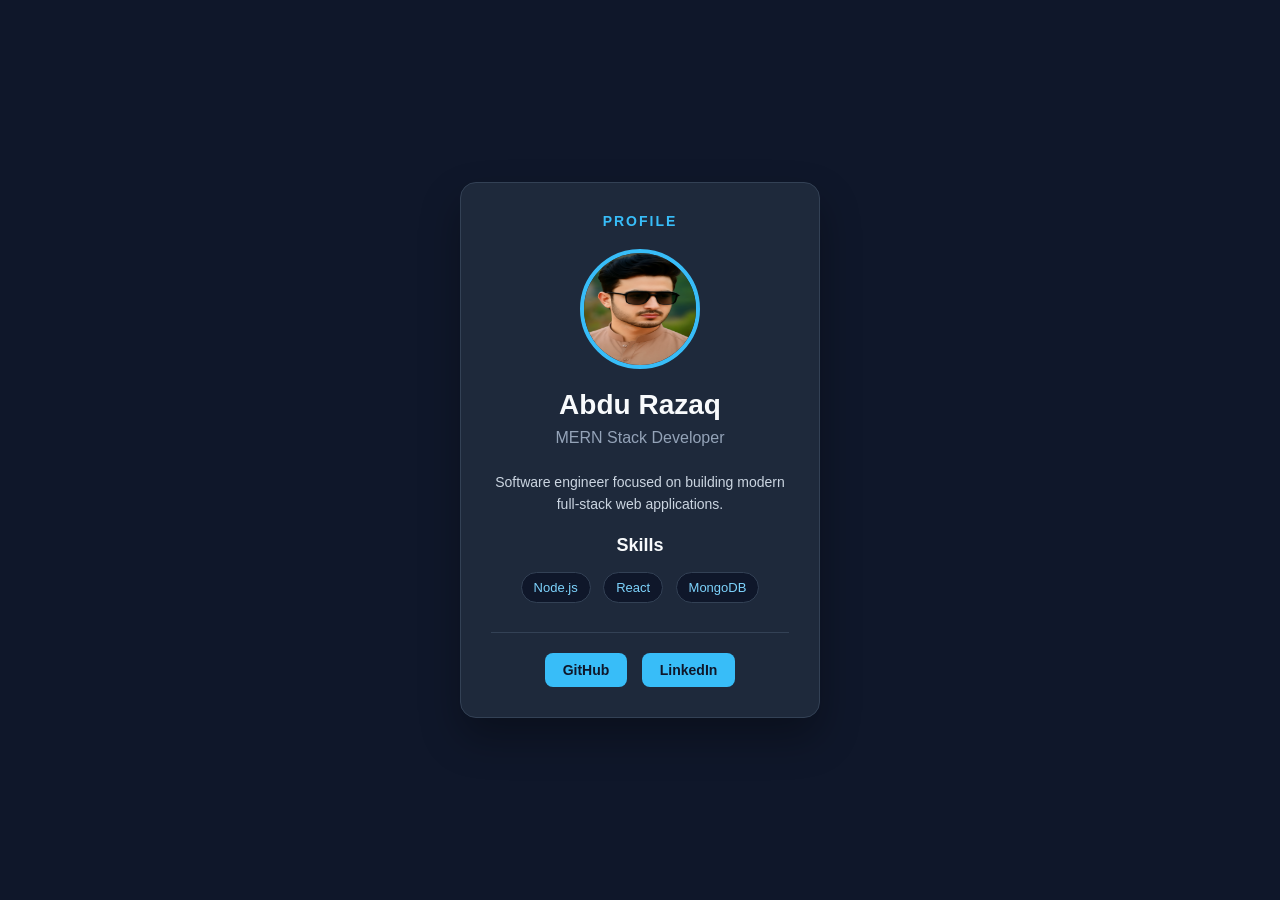
<file: 1.Personal Profile Card/index.html>
<!DOCTYPE html>
<html lang="en">
  <head>
    <meta charset="UTF-8" />
    <meta http-equiv="X-UA-Compatible" content="IE=edge" />
    <meta name="viewport" content="width=device-width, initial-scale=1.0" />
    <meta
      name="description"
      content="Personal profile card of Abdu Razaq, MERN Stack Developer"
    />
    <title>Profile Card</title>
    <link rel="stylesheet" href="style.css" />
  </head>
  <body>
    <main>
      <article class="profile-card">
        <!-- HEADER  -->

        <header class="profile-header">
          <span class="profile-label">PROFILE</span>
          <img
            class="profile-image"
            src="/1.Personal Profile Card/assets/img.png"
            alt="Profile photo of Abdu Razaq"
          />
          <h1>Abdu Razaq</h1>
          <p class="role">MERN Stack Developer</p>
        </header>

        <!-- SECTION -->

        <section class="profile-content">
          <p class="description">
            Software engineer focused on building modern full-stack web
            applications.
          </p>

          <h2>Skills</h2>

          <ul class="skills">
            <li><span>Node.js</span></li>
            <li><span>React</span></li>
            <li><span>MongoDB</span></li>
          </ul>
        </section>

        <!-- FOOTER  -->

        <footer class="profile-footer">
          <a
            href="https://github.com/"
            target="_blank"
            rel="noopener noreferrer"
          >
            GitHub
          </a>

          <a
            href="https://linkedin.com/"
            target="_blank"
            rel="noopener noreferrer"
          >
            LinkedIn
          </a>
        </footer>
      </article>
    </main>
  </body>
</html>
</file>
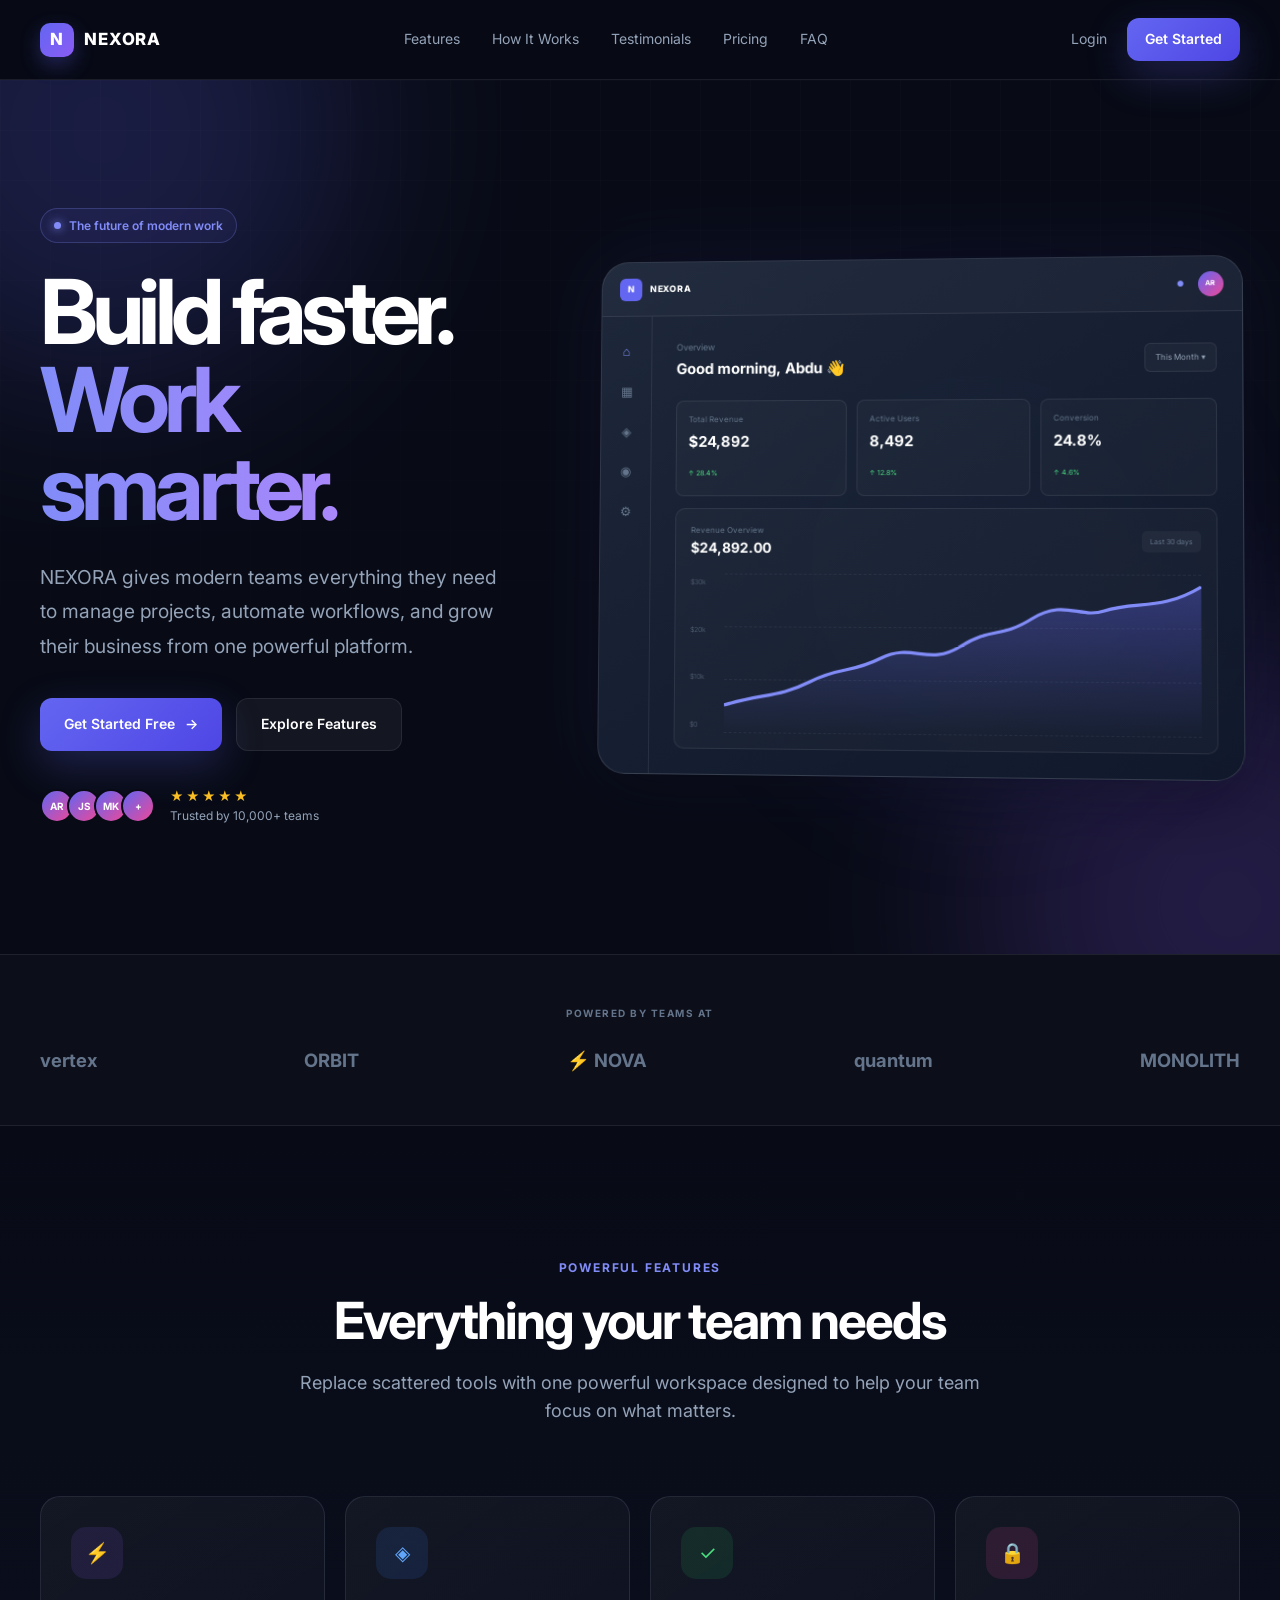
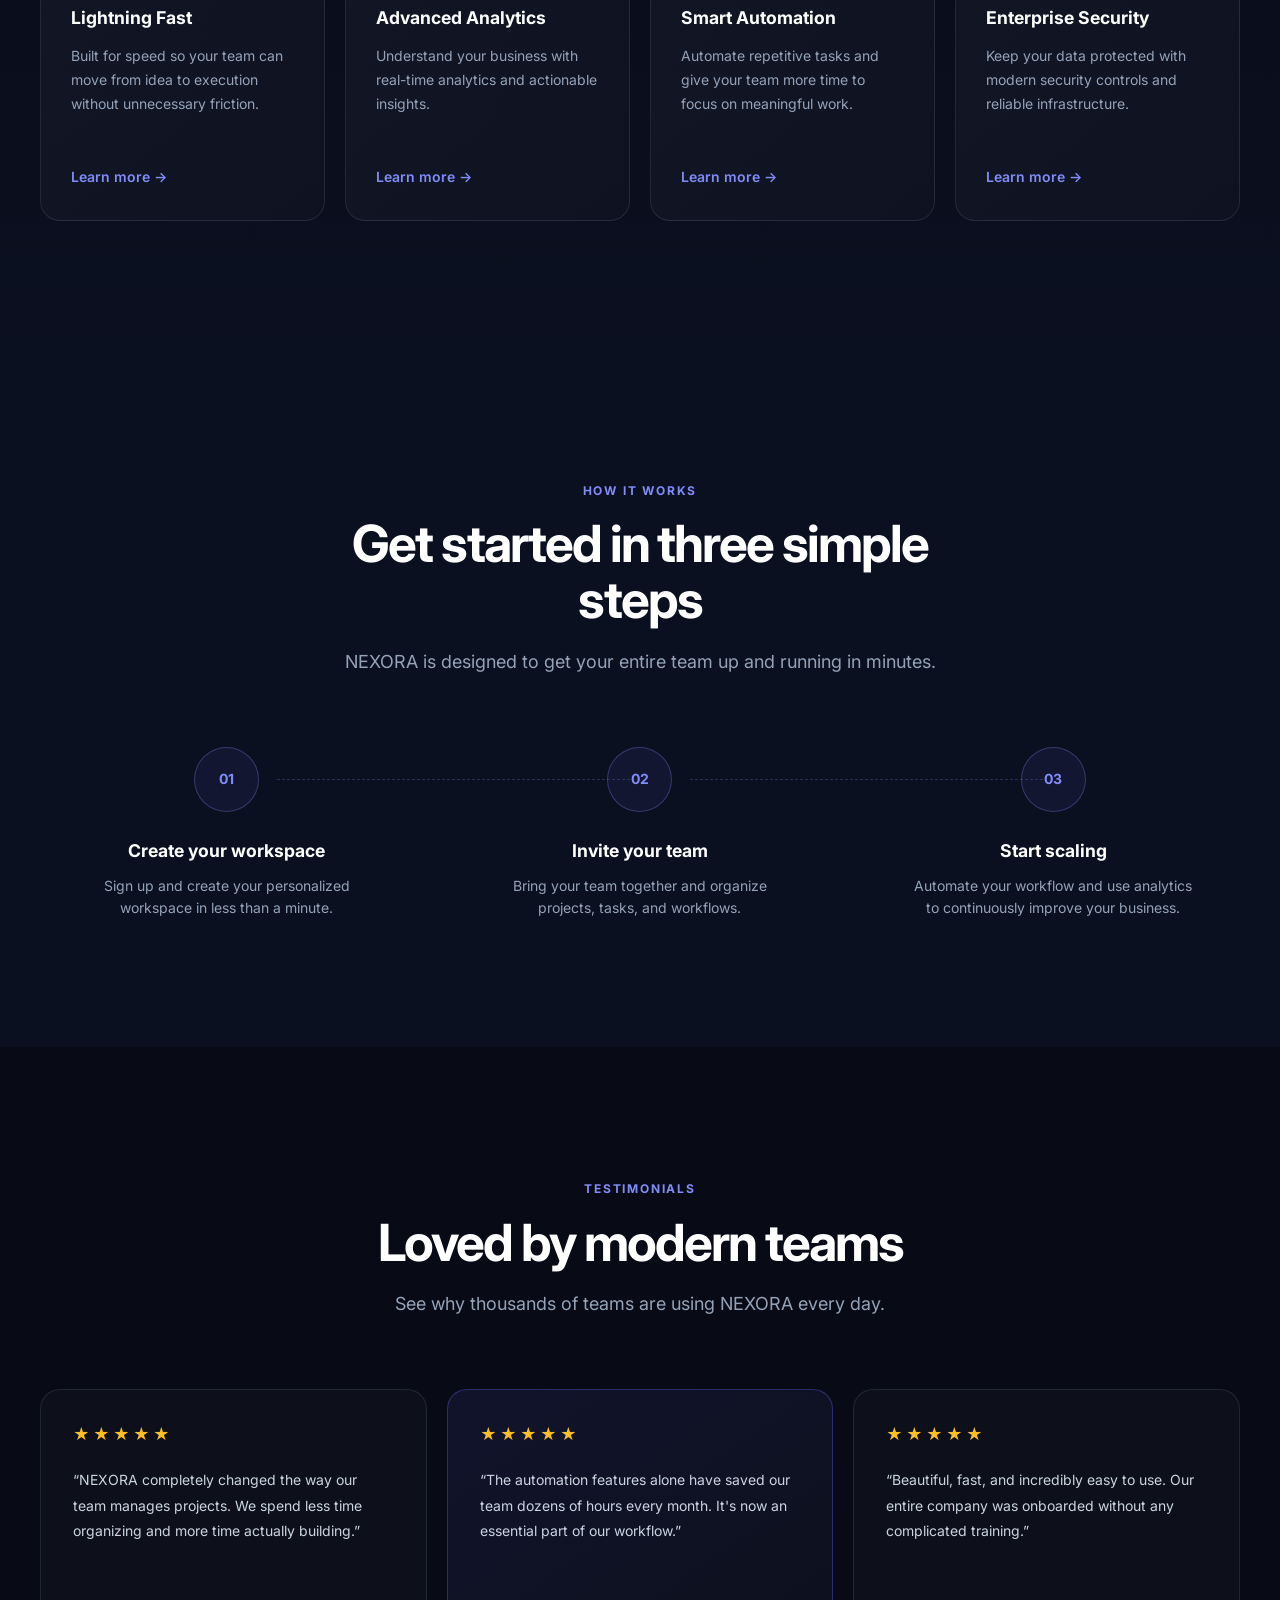
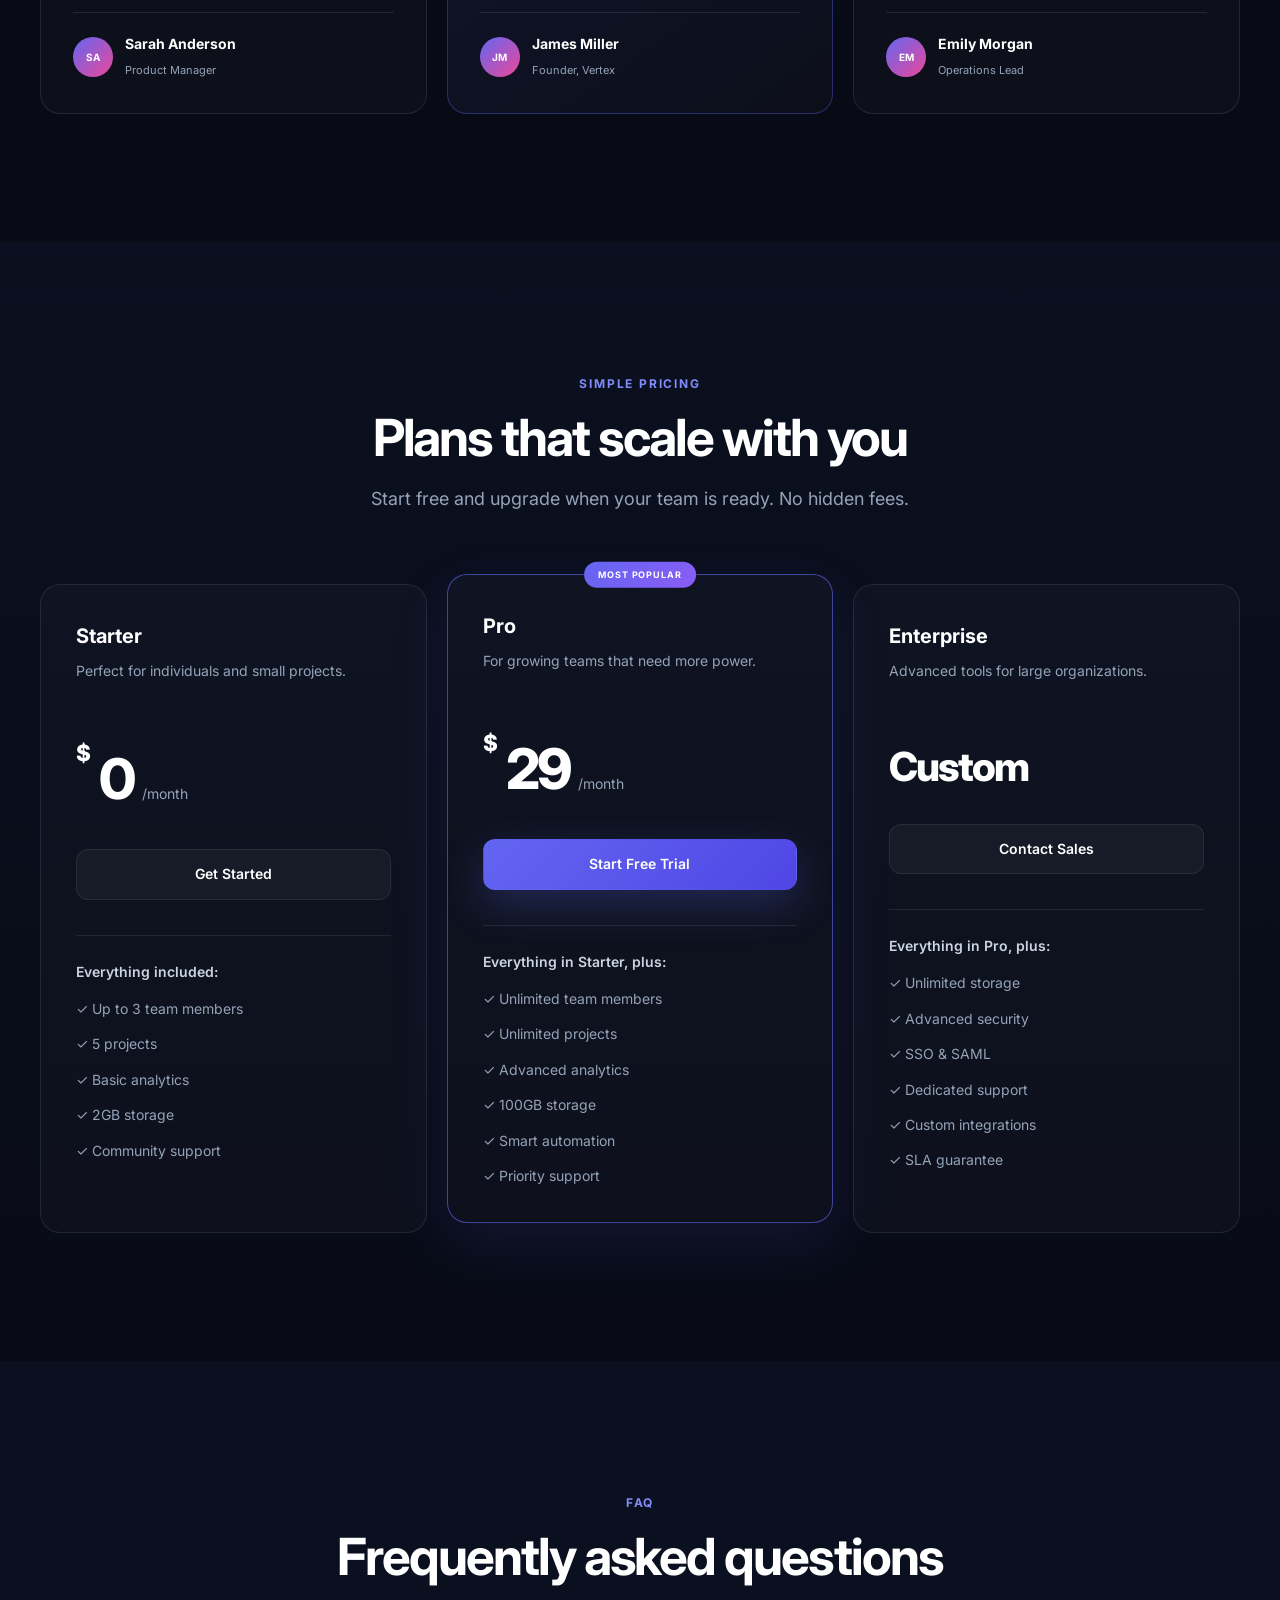
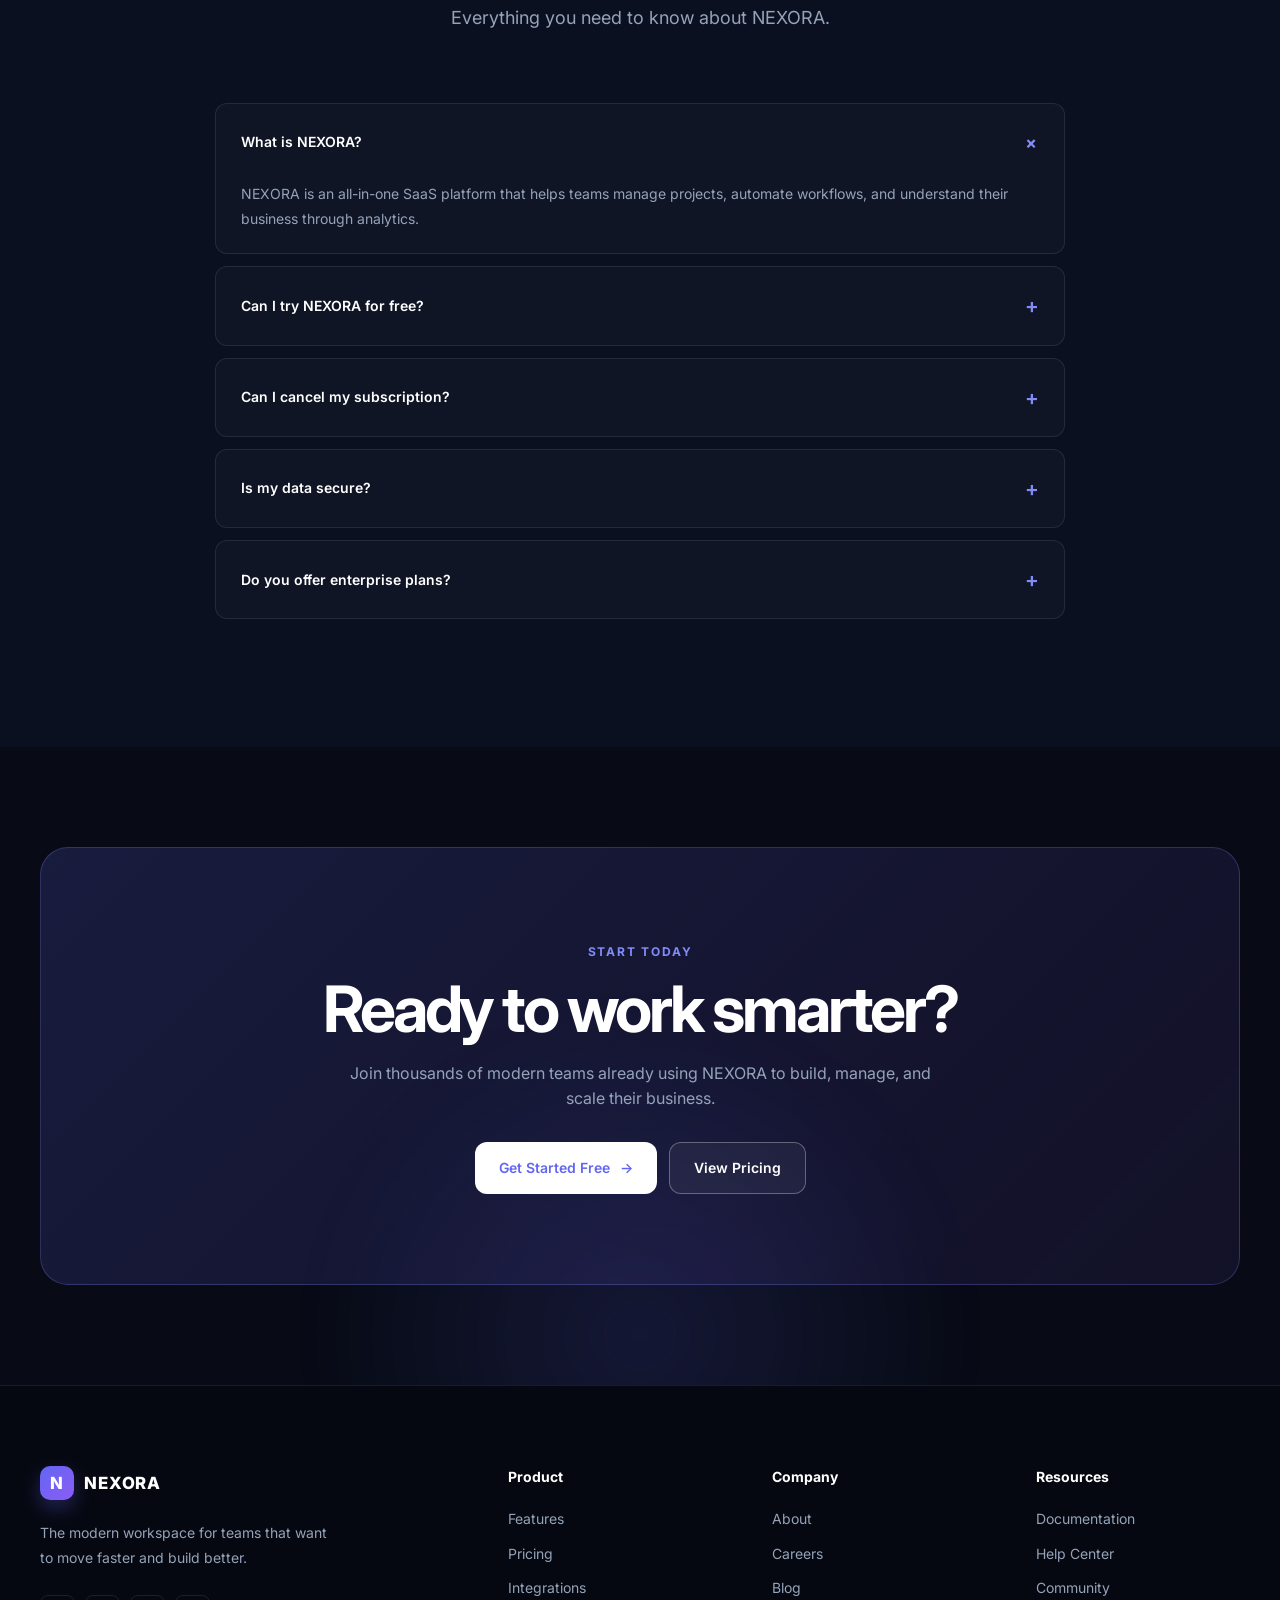
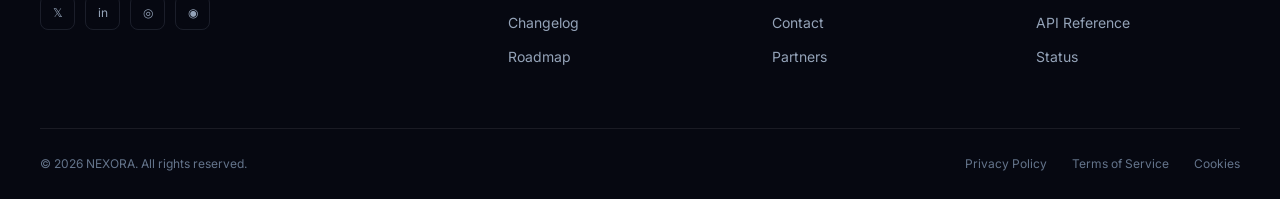
<file: 5. saas-landing-page/index.html>
<!DOCTYPE html>
<html lang="en">
  <head>
    <meta charset="UTF-8" />
    <meta name="viewport" content="width=device-width, initial-scale=1.0" />

    <meta
      name="description"
      content="NEXORA is a modern SaaS platform that helps teams work faster, smarter, and better."
    />

    <title>NEXORA — Work Smarter. Scale Faster.</title>

    <link rel="preconnect" href="https://fonts.googleapis.com" />
    <link rel="preconnect" href="https://fonts.gstatic.com" crossorigin />

    <link
      href="https://fonts.googleapis.com/css2?family=Inter:wght@400;500;600;700;800&display=swap"
      rel="stylesheet"
    />

    <link rel="stylesheet" href="css/style.css" />
  </head>

  <body>
    <!-- =========================
         NAVBAR
    ========================== -->

    <header class="navbar">
      <div class="container navbar-container">
        <a href="#" class="logo">
          <span class="logo-icon">N</span>
          <span>NEXORA</span>
        </a>

        <nav class="nav-links">
          <a href="#features">Features</a>
          <a href="#how-it-works">How It Works</a>
          <a href="#testimonials">Testimonials</a>
          <a href="#pricing">Pricing</a>
          <a href="#faq">FAQ</a>
        </nav>

        <div class="nav-actions">
          <a href="#" class="login-link">Login</a>
          <a href="#pricing" class="btn btn-primary btn-small"> Get Started </a>
        </div>
      </div>
    </header>

    <main>
      <!-- =========================
             HERO
        ========================== -->

      <section class="hero">
        <div class="hero-grid"></div>

        <div class="hero-glow hero-glow-one"></div>
        <div class="hero-glow hero-glow-two"></div>

        <div class="container hero-container">
          <div class="hero-content">
            <div class="hero-badge">
              <span class="badge-dot"></span>
              The future of modern work
            </div>

            <h1>
              Build faster.
              <span>Work smarter.</span>
            </h1>

            <p class="hero-description">
              NEXORA gives modern teams everything they need to manage projects,
              automate workflows, and grow their business from one powerful
              platform.
            </p>

            <div class="hero-buttons">
              <a href="#pricing" class="btn btn-primary">
                Get Started Free
                <span>→</span>
              </a>

              <a href="#features" class="btn btn-secondary">
                Explore Features
              </a>
            </div>

            <div class="hero-trust">
              <div class="avatars">
                <span>AR</span>
                <span>JS</span>
                <span>MK</span>
                <span>+</span>
              </div>

              <div>
                <div class="stars">★★★★★</div>
                <p>Trusted by 10,000+ teams</p>
              </div>
            </div>
          </div>

          <!-- Dashboard Preview -->

          <div class="dashboard-wrapper">
            <div class="dashboard-glow"></div>

            <div class="dashboard">
              <div class="dashboard-topbar">
                <div class="dashboard-brand">
                  <span class="mini-logo">N</span>
                  <span>NEXORA</span>
                </div>

                <div class="dashboard-top-actions">
                  <span class="notification">●</span>
                  <span class="dashboard-avatar">AR</span>
                </div>
              </div>

              <div class="dashboard-body">
                <aside class="dashboard-sidebar">
                  <span class="sidebar-active">⌂</span>
                  <span>▦</span>
                  <span>◈</span>
                  <span>◉</span>
                  <span>⚙</span>
                </aside>

                <div class="dashboard-main">
                  <div class="dashboard-heading">
                    <div>
                      <p class="small-label">Overview</p>

                      <h3>Good morning, Abdu 👋</h3>
                    </div>

                    <button class="date-button">This Month ▾</button>
                  </div>

                  <div class="stats-grid">
                    <div class="stat-card">
                      <p>Total Revenue</p>
                      <h4>$24,892</h4>
                      <span class="positive"> ↑ 28.4% </span>
                    </div>

                    <div class="stat-card">
                      <p>Active Users</p>
                      <h4>8,492</h4>
                      <span class="positive"> ↑ 12.8% </span>
                    </div>

                    <div class="stat-card">
                      <p>Conversion</p>
                      <h4>24.8%</h4>
                      <span class="positive"> ↑ 4.6% </span>
                    </div>
                  </div>

                  <div class="chart-card">
                    <div class="chart-header">
                      <div>
                        <p>Revenue Overview</p>
                        <h4>$24,892.00</h4>
                      </div>

                      <span class="chart-period"> Last 30 days </span>
                    </div>

                    <div class="chart">
                      <div class="chart-y">
                        <span>$30k</span>
                        <span>$20k</span>
                        <span>$10k</span>
                        <span>$0</span>
                      </div>

                      <div class="chart-area">
                        <div class="chart-lines">
                          <span></span>
                          <span></span>
                          <span></span>
                          <span></span>
                        </div>

                        <svg
                          class="chart-svg"
                          viewBox="0 0 600 200"
                          preserveAspectRatio="none"
                        >
                          <defs>
                            <linearGradient
                              id="chartGradient"
                              x1="0"
                              y1="0"
                              x2="0"
                              y2="1"
                            >
                              <stop
                                offset="0%"
                                stop-color="#6366f1"
                                stop-opacity="0.35"
                              />

                              <stop
                                offset="100%"
                                stop-color="#6366f1"
                                stop-opacity="0"
                              />
                            </linearGradient>
                          </defs>

                          <path
                            d="M0,165
                                                       C50,150 70,155 110,135
                                                       C150,115 160,125 200,105
                                                       C240,85 260,115 300,90
                                                       C340,65 350,80 390,55
                                                       C430,30 450,55 480,45
                                                       C520,32 550,45 600,15
                                                       L600,200
                                                       L0,200 Z"
                            fill="url(#chartGradient)"
                          />

                          <path
                            d="M0,165
                                                       C50,150 70,155 110,135
                                                       C150,115 160,125 200,105
                                                       C240,85 260,115 300,90
                                                       C340,65 350,80 390,55
                                                       C430,30 450,55 480,45
                                                       C520,32 550,45 600,15"
                            fill="none"
                            stroke="#818cf8"
                            stroke-width="4"
                          />
                        </svg>
                      </div>
                    </div>
                  </div>
                </div>
              </div>
            </div>
          </div>
        </div>
      </section>

      <!-- =========================
             LOGOS
        ========================== -->

      <section class="trusted">
        <div class="container">
          <p class="trusted-title">POWERED BY TEAMS AT</p>

          <div class="company-logos">
            <span>vertex</span>
            <span>ORBIT</span>
            <span>⚡ NOVA</span>
            <span>quantum</span>
            <span>MONOLITH</span>
          </div>
        </div>
      </section>

      <!-- =========================
             FEATURES
        ========================== -->

      <section class="section features-section" id="features">
        <div class="container">
          <div class="section-heading">
            <span class="section-label"> POWERFUL FEATURES </span>

            <h2>Everything your team needs</h2>

            <p>
              Replace scattered tools with one powerful workspace designed to
              help your team focus on what matters.
            </p>
          </div>

          <div class="features-grid">
            <article class="feature-card">
              <div class="feature-icon purple">⚡</div>

              <h3>Lightning Fast</h3>

              <p>
                Built for speed so your team can move from idea to execution
                without unnecessary friction.
              </p>

              <a href="#"> Learn more → </a>
            </article>

            <article class="feature-card">
              <div class="feature-icon blue">◈</div>

              <h3>Advanced Analytics</h3>

              <p>
                Understand your business with real-time analytics and actionable
                insights.
              </p>

              <a href="#"> Learn more → </a>
            </article>

            <article class="feature-card">
              <div class="feature-icon green">✓</div>

              <h3>Smart Automation</h3>

              <p>
                Automate repetitive tasks and give your team more time to focus
                on meaningful work.
              </p>

              <a href="#"> Learn more → </a>
            </article>

            <article class="feature-card">
              <div class="feature-icon pink">🔒</div>

              <h3>Enterprise Security</h3>

              <p>
                Keep your data protected with modern security controls and
                reliable infrastructure.
              </p>

              <a href="#"> Learn more → </a>
            </article>
          </div>
        </div>
      </section>

      <!-- =========================
             HOW IT WORKS
        ========================== -->

      <section class="section how-section" id="how-it-works">
        <div class="container">
          <div class="section-heading">
            <span class="section-label"> HOW IT WORKS </span>

            <h2>Get started in three simple steps</h2>

            <p>
              NEXORA is designed to get your entire team up and running in
              minutes.
            </p>
          </div>

          <div class="steps">
            <div class="step">
              <div class="step-number">01</div>

              <div class="step-line"></div>

              <h3>Create your workspace</h3>

              <p>
                Sign up and create your personalized workspace in less than a
                minute.
              </p>
            </div>

            <div class="step">
              <div class="step-number">02</div>

              <div class="step-line"></div>

              <h3>Invite your team</h3>

              <p>
                Bring your team together and organize projects, tasks, and
                workflows.
              </p>
            </div>

            <div class="step">
              <div class="step-number">03</div>

              <h3>Start scaling</h3>

              <p>
                Automate your workflow and use analytics to continuously improve
                your business.
              </p>
            </div>
          </div>
        </div>
      </section>

      <!-- =========================
             TESTIMONIALS
        ========================== -->

      <section class="section testimonials-section" id="testimonials">
        <div class="container">
          <div class="section-heading">
            <span class="section-label"> TESTIMONIALS </span>

            <h2>Loved by modern teams</h2>

            <p>See why thousands of teams are using NEXORA every day.</p>
          </div>

          <div class="testimonials-grid">
            <article class="testimonial-card">
              <div class="testimonial-stars">★★★★★</div>

              <blockquote>
                “NEXORA completely changed the way our team manages projects. We
                spend less time organizing and more time actually building.”
              </blockquote>

              <div class="testimonial-user">
                <div class="testimonial-avatar">SA</div>

                <div>
                  <strong>Sarah Anderson</strong>
                  <span>Product Manager</span>
                </div>
              </div>
            </article>

            <article class="testimonial-card featured-testimonial">
              <div class="testimonial-stars">★★★★★</div>

              <blockquote>
                “The automation features alone have saved our team dozens of
                hours every month. It's now an essential part of our workflow.”
              </blockquote>

              <div class="testimonial-user">
                <div class="testimonial-avatar">JM</div>

                <div>
                  <strong>James Miller</strong>
                  <span>Founder, Vertex</span>
                </div>
              </div>
            </article>

            <article class="testimonial-card">
              <div class="testimonial-stars">★★★★★</div>

              <blockquote>
                “Beautiful, fast, and incredibly easy to use. Our entire company
                was onboarded without any complicated training.”
              </blockquote>

              <div class="testimonial-user">
                <div class="testimonial-avatar">EM</div>

                <div>
                  <strong>Emily Morgan</strong>
                  <span>Operations Lead</span>
                </div>
              </div>
            </article>
          </div>
        </div>
      </section>

      <!-- =========================
             PRICING
        ========================== -->

      <section class="section pricing-section" id="pricing">
        <div class="container">
          <div class="section-heading">
            <span class="section-label"> SIMPLE PRICING </span>

            <h2>Plans that scale with you</h2>

            <p>
              Start free and upgrade when your team is ready. No hidden fees.
            </p>
          </div>

          <div class="pricing-grid">
            <!-- FREE -->

            <article class="pricing-card">
              <div class="pricing-header">
                <span class="pricing-name"> Starter </span>

                <p>Perfect for individuals and small projects.</p>

                <div class="price">
                  <span class="price-currency">$</span>
                  0
                  <span class="price-period"> /month </span>
                </div>

                <a href="#" class="pricing-button"> Get Started </a>
              </div>

              <div class="pricing-features">
                <p class="included">Everything included:</p>

                <ul>
                  <li>✓ Up to 3 team members</li>
                  <li>✓ 5 projects</li>
                  <li>✓ Basic analytics</li>
                  <li>✓ 2GB storage</li>
                  <li>✓ Community support</li>
                </ul>
              </div>
            </article>

            <!-- PRO -->

            <article class="pricing-card popular">
              <div class="popular-badge">MOST POPULAR</div>

              <div class="pricing-header">
                <span class="pricing-name"> Pro </span>

                <p>For growing teams that need more power.</p>

                <div class="price">
                  <span class="price-currency">$</span>
                  29
                  <span class="price-period"> /month </span>
                </div>

                <a href="#" class="pricing-button primary-price">
                  Start Free Trial
                </a>
              </div>

              <div class="pricing-features">
                <p class="included">Everything in Starter, plus:</p>

                <ul>
                  <li>✓ Unlimited team members</li>
                  <li>✓ Unlimited projects</li>
                  <li>✓ Advanced analytics</li>
                  <li>✓ 100GB storage</li>
                  <li>✓ Smart automation</li>
                  <li>✓ Priority support</li>
                </ul>
              </div>
            </article>

            <!-- ENTERPRISE -->

            <article class="pricing-card">
              <div class="pricing-header">
                <span class="pricing-name"> Enterprise </span>

                <p>Advanced tools for large organizations.</p>

                <div class="price custom-price">Custom</div>

                <a href="#" class="pricing-button"> Contact Sales </a>
              </div>

              <div class="pricing-features">
                <p class="included">Everything in Pro, plus:</p>

                <ul>
                  <li>✓ Unlimited storage</li>
                  <li>✓ Advanced security</li>
                  <li>✓ SSO & SAML</li>
                  <li>✓ Dedicated support</li>
                  <li>✓ Custom integrations</li>
                  <li>✓ SLA guarantee</li>
                </ul>
              </div>
            </article>
          </div>
        </div>
      </section>

      <!-- =========================
             FAQ
        ========================== -->

      <section class="section faq-section" id="faq">
        <div class="container faq-container">
          <div class="section-heading">
            <span class="section-label"> FAQ </span>

            <h2>Frequently asked questions</h2>

            <p>Everything you need to know about NEXORA.</p>
          </div>

          <div class="faq-list">
            <details class="faq-item" open>
              <summary>
                What is NEXORA?
                <span>+</span>
              </summary>

              <p>
                NEXORA is an all-in-one SaaS platform that helps teams manage
                projects, automate workflows, and understand their business
                through analytics.
              </p>
            </details>

            <details class="faq-item">
              <summary>
                Can I try NEXORA for free?
                <span>+</span>
              </summary>

              <p>
                Yes. The Starter plan is free and you can use it without
                entering your credit card information.
              </p>
            </details>

            <details class="faq-item">
              <summary>
                Can I cancel my subscription?
                <span>+</span>
              </summary>

              <p>
                Yes. You can cancel your subscription at any time from your
                account settings.
              </p>
            </details>

            <details class="faq-item">
              <summary>
                Is my data secure?
                <span>+</span>
              </summary>

              <p>
                NEXORA is designed with modern security practices to help
                protect your account and business data.
              </p>
            </details>

            <details class="faq-item">
              <summary>
                Do you offer enterprise plans?
                <span>+</span>
              </summary>

              <p>
                Yes. Enterprise customers can receive additional security,
                support, integrations, and custom solutions.
              </p>
            </details>
          </div>
        </div>
      </section>

      <!-- =========================
             CTA
        ========================== -->

      <section class="cta-section">
        <div class="cta-glow"></div>

        <div class="container">
          <div class="cta">
            <span class="section-label"> START TODAY </span>

            <h2>Ready to work smarter?</h2>

            <p>
              Join thousands of modern teams already using NEXORA to build,
              manage, and scale their business.
            </p>

            <div class="cta-buttons">
              <a href="#" class="btn btn-white">
                Get Started Free
                <span>→</span>
              </a>

              <a href="#pricing" class="btn btn-outline-white">
                View Pricing
              </a>
            </div>
          </div>
        </div>
      </section>
    </main>

    <!-- =========================
         FOOTER
    ========================== -->

    <footer class="footer">
      <div class="container">
        <div class="footer-grid">
          <div class="footer-brand">
            <a href="#" class="logo">
              <span class="logo-icon">N</span>
              <span>NEXORA</span>
            </a>

            <p>
              The modern workspace for teams that want to move faster and build
              better.
            </p>

            <div class="social-links">
              <a href="#">𝕏</a>
              <a href="#">in</a>
              <a href="#">◎</a>
              <a href="#">◉</a>
            </div>
          </div>

          <div class="footer-column">
            <h4>Product</h4>

            <a href="#features">Features</a>
            <a href="#pricing">Pricing</a>
            <a href="#">Integrations</a>
            <a href="#">Changelog</a>
            <a href="#">Roadmap</a>
          </div>

          <div class="footer-column">
            <h4>Company</h4>

            <a href="#">About</a>
            <a href="#">Careers</a>
            <a href="#">Blog</a>
            <a href="#">Contact</a>
            <a href="#">Partners</a>
          </div>

          <div class="footer-column">
            <h4>Resources</h4>

            <a href="#">Documentation</a>
            <a href="#">Help Center</a>
            <a href="#">Community</a>
            <a href="#">API Reference</a>
            <a href="#">Status</a>
          </div>
        </div>

        <div class="footer-bottom">
          <p>© 2026 NEXORA. All rights reserved.</p>

          <div>
            <a href="#">Privacy Policy</a>
            <a href="#">Terms of Service</a>
            <a href="#">Cookies</a>
          </div>
        </div>
      </div>
    </footer>
  </body>
</html>
</file>
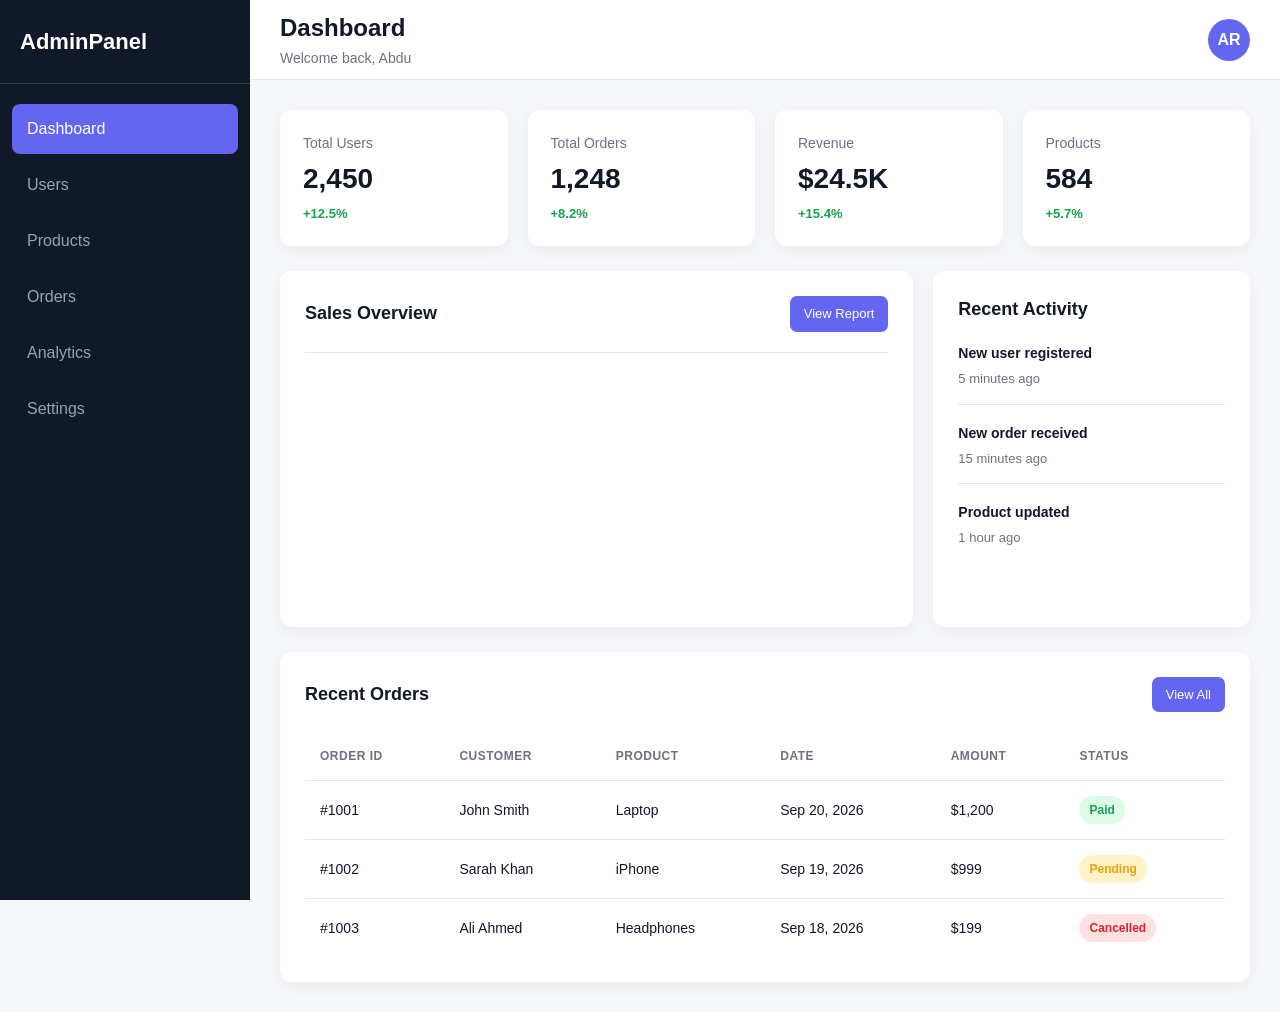
<file: 6. Admin Dashboard/index.html>
<!DOCTYPE html>
<html lang="en">
  <head>
    <meta charset="UTF-8" />
    <meta http-equiv="X-UA-Compatible" content="IE=edge" />
    <meta name="viewport" content="width=device-width, initial-scale=1.0" />
    <title>Document</title>
    <link rel="stylesheet" href="style.css" />
  </head>
  <body>
    <div class="dashboard">
      <!-- Sidebar -->
      <aside class="sidebar">
        <div class="logo">AdminPanel</div>

        <nav class="sidebar-nav">
          <ul>
            <li>
              <a href="#" class="active">Dashboard</a>
            </li>

            <li>
              <a href="#">Users</a>
            </li>

            <li>
              <a href="#">Products</a>
            </li>

            <li>
              <a href="#">Orders</a>
            </li>

            <li>
              <a href="#">Analytics</a>
            </li>

            <li>
              <a href="#">Settings</a>
            </li>
          </ul>
        </nav>
      </aside>

      <!-- Main Area -->
      <main class="main-content">
        <!-- Header -->
        <header class="header">
          <div>
            <h1>Dashboard</h1>
            <p>Welcome back, Abdu</p>
          </div>

          <button class="profile-button">AR</button>
        </header>

        <!-- Dashboard Content -->
        <section class="dashboard-content">
          <!-- Statistics -->
          <section class="statistics">
            <article class="stat-card">
              <span>Total Users</span>
              <strong>2,450</strong>
              <small>+12.5%</small>
            </article>

            <article class="stat-card">
              <span>Total Orders</span>
              <strong>1,248</strong>
              <small>+8.2%</small>
            </article>

            <article class="stat-card">
              <span>Revenue</span>
              <strong>$24.5K</strong>
              <small>+15.4%</small>
            </article>

            <article class="stat-card">
              <span>Products</span>
              <strong>584</strong>
              <small>+5.7%</small>
            </article>
          </section>

          <!-- Charts -->
          <section class="charts">
            <article class="chart-card">
              <div class="card-header">
                <h2>Sales Overview</h2>
                <button>View Report</button>
              </div>

              <div class="chart">
                <!-- CSS chart -->
              </div>
            </article>

            <article class="activity-card">
              <div class="card-header">
                <h2>Recent Activity</h2>
              </div>

              <ul class="activity-list">
                <li>
                  <strong>New user registered</strong>
                  <span>5 minutes ago</span>
                </li>

                <li>
                  <strong>New order received</strong>
                  <span>15 minutes ago</span>
                </li>

                <li>
                  <strong>Product updated</strong>
                  <span>1 hour ago</span>
                </li>
              </ul>
            </article>
          </section>

          <!-- Orders -->
          <section class="orders">
            <div class="card-header">
              <h2>Recent Orders</h2>
              <button>View All</button>
            </div>

            <div class="table-container">
              <table>
                <thead>
                  <tr>
                    <th>Order ID</th>
                    <th>Customer</th>
                    <th>Product</th>
                    <th>Date</th>
                    <th>Amount</th>
                    <th>Status</th>
                  </tr>
                </thead>

                <tbody>
                  <tr>
                    <td>#1001</td>
                    <td>John Smith</td>
                    <td>Laptop</td>
                    <td>Sep 20, 2026</td>
                    <td>$1,200</td>
                    <td>
                      <span class="status paid">Paid</span>
                    </td>
                  </tr>

                  <tr>
                    <td>#1002</td>
                    <td>Sarah Khan</td>
                    <td>iPhone</td>
                    <td>Sep 19, 2026</td>
                    <td>$999</td>
                    <td>
                      <span class="status pending">Pending</span>
                    </td>
                  </tr>

                  <tr>
                    <td>#1003</td>
                    <td>Ali Ahmed</td>
                    <td>Headphones</td>
                    <td>Sep 18, 2026</td>
                    <td>$199</td>
                    <td>
                      <span class="status cancelled">Cancelled</span>
                    </td>
                  </tr>
                </tbody>
              </table>
            </div>
          </section>
        </section>
      </main>
    </div>
  </body>
</html>
</file>
<file: 1.Personal Profile Card/style.css>
* {
  box-sizing: border-box;
  margin: 0;
  padding: 0;
}

body {
  min-height: 100vh;

  display: flex;
  justify-content: center;
  align-items: center;

  background-color: #0f172a;

  font-family: Arial, sans-serif;
  color: #f8fafc;
}

.profile-card {
  width: 360px;

  background-color: #1e293b;

  border: 1px solid #334155;
  border-radius: 16px;

  margin: 5px 0;
  padding: 30px;
  box-shadow: 0 20px 40px rgba(0, 0, 0, 0.3);
  text-align: center;
}

.profile-header {
  margin-bottom: 24px;
}

.profile-label {
  display: block;

  margin-bottom: 20px;

  color: #38bdf8;

  font-size: 14px;
  font-weight: bold;
  letter-spacing: 2px;
}

.profile-image {
  display: block;

  width: 120px;
  height: 120px;

  margin: 0 auto 20px;

  border: 4px solid #38bdf8;
  border-radius: 50%;
}

h1 {
  margin-bottom: 8px;

  font-size: 28px;
}

.role {
  color: #94a3b8;

  font-size: 16px;
}

/* =========================
   Content
========================= */

.profile-content {
  margin-bottom: 25px;
}

.description {
  margin-bottom: 20px;

  color: #cbd5e1;

  font-size: 14px;
  line-height: 1.6;
}

h2 {
  margin-bottom: 12px;

  font-size: 18px;
}

/* =========================
   Skills
========================= */

.skills {
  list-style: none;
}

.skills li {
  display: inline-block;

  margin: 4px;
}

.skills span {
  display: inline-block;

  padding: 7px 12px;

  background-color: #0f172a;

  border: 1px solid #334155;
  border-radius: 20px;

  color: #7dd3fc;

  font-size: 13px;
}

/* =========================
   Footer Links
========================= */

.profile-footer {
  padding-top: 20px;

  border-top: 1px solid #334155;
}

.profile-footer a {
  display: inline-block;

  margin: 0 5px;
  padding: 9px 18px;

  background-color: #38bdf8;

  border-radius: 8px;

  color: #0f172a;

  font-size: 14px;
  font-weight: bold;

  text-decoration: none;
}

.profile-footer a:hover {
  background-color: #7dd3fc;
}
</file>
<file: 5. saas-landing-page/css/style.css>
/* =========================================================
   1. CSS VARIABLES / DESIGN SYSTEM
========================================================= */

:root {
  /* Colors */
  --primary: #6366f1;
  --primary-dark: #4f46e5;
  --primary-light: #818cf8;

  --background: #080b16;
  --background-light: #0f1424;

  --surface: #111827;
  --surface-light: #172033;

  --text: #ffffff;
  --text-secondary: #cbd5e1;
  --text-muted: #94a3b8;

  --border: rgba(148, 163, 184, 0.15);
  --border-light: rgba(255, 255, 255, 0.08);

  --success: #22c55e;
  --danger: #f43f5e;

  /* Typography */
  --font-family: "Inter", sans-serif;

  --text-xs: 0.75rem;
  --text-sm: 0.875rem;
  --text-base: 1rem;
  --text-lg: 1.125rem;
  --text-xl: 1.25rem;

  /* Radius */
  --radius-sm: 8px;
  --radius-md: 12px;
  --radius-lg: 20px;
  --radius-xl: 28px;

  /* Shadows */
  --shadow-sm: 0 4px 15px rgba(0, 0, 0, 0.15);

  --shadow-md: 0 10px 30px rgba(0, 0, 0, 0.2);

  --shadow-lg: 0 20px 60px rgba(0, 0, 0, 0.35);

  --shadow-primary: 0 15px 40px rgba(99, 102, 241, 0.25);

  /* Container */
  --container-width: 1200px;

  /* Transition */
  --transition: 0.3s ease;
}

/* =========================================================
   2. RESET
========================================================= */

* {
  margin: 0;
  padding: 0;
  box-sizing: border-box;
}

html {
  scroll-behavior: smooth;
}

body {
  font-family: var(--font-family);
  background: var(--background);
  color: var(--text);
  line-height: 1.6;
  overflow-x: hidden;
}

a {
  color: inherit;
  text-decoration: none;
}

button,
input,
textarea,
select {
  font: inherit;
}

button {
  border: none;
  cursor: pointer;
}

img {
  max-width: 100%;
  display: block;
}

/* =========================================================
   3. REUSABLE CLASSES
========================================================= */

.container {
  width: min(calc(100% - 40px), var(--container-width));

  margin-inline: auto;
}

.section {
  padding-block: clamp(80px, 10vw, 140px);
}

.section-heading {
  max-width: 700px;
  margin-inline: auto;
  text-align: center;
  margin-bottom: 70px;
}

.section-label {
  display: inline-block;

  color: var(--primary-light);

  font-size: var(--text-xs);
  font-weight: 700;

  letter-spacing: 0.15em;

  margin-bottom: 15px;
}

.section-heading h2 {
  font-size: clamp(2rem, 4vw, 3.5rem);
  line-height: 1.1;
  letter-spacing: -0.04em;
  margin-bottom: 20px;
}

.section-heading p {
  color: var(--text-muted);
  font-size: var(--text-lg);
}

/* =========================================================
   4. BUTTONS
========================================================= */

.btn {
  display: inline-flex;

  align-items: center;
  justify-content: center;

  gap: 10px;

  padding: 14px 24px;

  border-radius: var(--radius-md);

  font-size: var(--text-sm);
  font-weight: 600;

  transition: transform var(--transition), background var(--transition),
    box-shadow var(--transition), border-color var(--transition);
}

.btn:hover {
  transform: translateY(-2px);
}

.btn-primary {
  color: white;

  background: linear-gradient(135deg, var(--primary), var(--primary-dark));

  box-shadow: var(--shadow-primary);
}

.btn-primary:hover {
  box-shadow: 0 20px 45px rgba(99, 102, 241, 0.4);
}

.btn-secondary {
  color: var(--text);
  background: rgba(255, 255, 255, 0.05);

  border: 1px solid var(--border-light);
}

.btn-secondary:hover {
  background: rgba(255, 255, 255, 0.09);
}

.btn-small {
  padding: 10px 18px;
}

.btn-white {
  color: var(--primary);

  background: white;
}

.btn-outline-white {
  color: white;

  border: 1px solid rgba(255, 255, 255, 0.3);

  background: rgba(255, 255, 255, 0.05);
}

/* =========================================================
   5. NAVBAR
========================================================= */

.navbar {
  position: relative;
  z-index: 100;

  height: 80px;

  border-bottom: 1px solid var(--border-light);

  background: rgba(8, 11, 22, 0.8);

  backdrop-filter: blur(20px);
}

.navbar-container {
  height: 100%;

  display: flex;
  align-items: center;
  justify-content: space-between;

  gap: 30px;
}

.logo {
  display: flex;
  align-items: center;
  gap: 10px;

  font-size: 1.05rem;
  font-weight: 800;
  letter-spacing: 0.05em;
}

.logo-icon {
  width: 34px;
  height: 34px;

  display: grid;
  place-items: center;

  border-radius: 10px;

  background: linear-gradient(135deg, var(--primary), #8b5cf6);

  box-shadow: 0 8px 20px rgba(99, 102, 241, 0.3);
}

.nav-links {
  display: flex;
  align-items: center;
  gap: clamp(18px, 2.5vw, 32px);
}

.nav-links a,
.login-link {
  color: var(--text-muted);

  font-size: var(--text-sm);

  transition: color var(--transition);
}

.nav-links a:hover,
.login-link:hover {
  color: white;
}

.nav-actions {
  display: flex;
  align-items: center;
  gap: 20px;
}

/* =========================================================
   6. HERO
========================================================= */

.hero {
  position: relative;

  min-height: calc(100vh - 80px);

  display: flex;
  align-items: center;

  overflow: hidden;

  padding-block: clamp(80px, 10vw, 130px);
}

.hero-container {
  position: relative;
  z-index: 2;

  display: grid;

  grid-template-columns:
    minmax(0, 0.85fr)
    minmax(0, 1.15fr);

  align-items: center;

  gap: clamp(40px, 6vw, 90px);
}

.hero-grid {
  position: absolute;
  inset: 0;

  opacity: 0.35;

  background-image: linear-gradient(
      rgba(255, 255, 255, 0.04) 1px,
      transparent 1px
    ),
    linear-gradient(90deg, rgba(255, 255, 255, 0.04) 1px, transparent 1px);

  background-size: 50px 50px;

  mask-image: linear-gradient(to bottom, black, transparent 80%);
}

.hero-glow {
  position: absolute;

  width: 500px;
  height: 500px;

  border-radius: 50%;

  filter: blur(100px);

  opacity: 0.2;

  pointer-events: none;
}

.hero-glow-one {
  top: -200px;
  left: -150px;

  background: #6366f1;
}

.hero-glow-two {
  right: -200px;
  bottom: -200px;

  background: #8b5cf6;
}

.hero-badge {
  width: fit-content;

  display: flex;
  align-items: center;
  gap: 8px;

  padding: 7px 13px;

  margin-bottom: 25px;

  border: 1px solid rgba(129, 140, 248, 0.25);

  border-radius: 100px;

  background: rgba(99, 102, 241, 0.08);

  color: var(--primary-light);

  font-size: var(--text-xs);
  font-weight: 600;
}

.badge-dot {
  width: 7px;
  height: 7px;

  border-radius: 50%;

  background: #818cf8;

  box-shadow: 0 0 10px #818cf8;
}

.hero h1 {
  max-width: 700px;

  font-size: clamp(3rem, 7vw, 5.8rem);

  line-height: 0.98;

  letter-spacing: -0.065em;

  margin-bottom: 28px;
}

.hero h1 span {
  display: block;

  background: linear-gradient(90deg, #818cf8, #c084fc);

  -webkit-background-clip: text;
  background-clip: text;

  color: transparent;
}

.hero-description {
  max-width: 600px;

  color: var(--text-muted);

  font-size: clamp(1rem, 1.5vw, 1.2rem);

  line-height: 1.8;

  margin-bottom: 35px;
}

.hero-buttons {
  display: flex;
  flex-wrap: wrap;

  gap: 14px;

  margin-bottom: 35px;
}

.hero-trust {
  display: flex;
  align-items: center;
  gap: 15px;
}

.avatars {
  display: flex;
}

.avatars span {
  width: 34px;
  height: 34px;

  display: grid;
  place-items: center;

  margin-left: -7px;

  border: 2px solid var(--background);

  border-radius: 50%;

  background: linear-gradient(135deg, #6366f1, #ec4899);

  font-size: 10px;
  font-weight: 700;
}

.avatars span:first-child {
  margin-left: 0;
}

.stars {
  color: #fbbf24;
  font-size: 13px;
  letter-spacing: 2px;
}

.hero-trust p {
  color: var(--text-muted);
  font-size: 12px;
}

/* =========================================================
   7. DASHBOARD
========================================================= */

.dashboard-wrapper {
  position: relative;
}

.dashboard-glow {
  position: absolute;

  inset: 10% -10% -10% 10%;

  background: radial-gradient(circle, rgba(99, 102, 241, 0.3), transparent 65%);

  filter: blur(50px);

  z-index: -1;
}

.dashboard {
  overflow: hidden;

  border: 1px solid rgba(255, 255, 255, 0.12);

  border-radius: var(--radius-xl);

  background: linear-gradient(
    145deg,
    rgba(30, 41, 59, 0.95),
    rgba(15, 23, 42, 0.95)
  );

  box-shadow: var(--shadow-lg), 0 0 80px rgba(99, 102, 241, 0.1);

  transform: perspective(1500px) rotateY(-4deg) rotateX(2deg);

  transition: transform 0.5s ease;
}

.dashboard:hover {
  transform: perspective(1500px) rotateY(0) rotateX(0);
}

.dashboard-topbar {
  height: 55px;

  display: flex;
  align-items: center;
  justify-content: space-between;

  padding: 0 18px;

  border-bottom: 1px solid var(--border-light);

  background: rgba(255, 255, 255, 0.02);
}

.dashboard-brand {
  display: flex;
  align-items: center;
  gap: 8px;

  font-size: 9px;
  font-weight: 800;
  letter-spacing: 0.08em;
}

.mini-logo {
  width: 23px;
  height: 23px;

  display: grid;
  place-items: center;

  border-radius: 6px;

  background: var(--primary);

  font-size: 9px;
}

.dashboard-top-actions {
  display: flex;
  align-items: center;
  gap: 14px;
}

.notification {
  color: #818cf8;
  font-size: 8px;
}

.dashboard-avatar {
  width: 25px;
  height: 25px;

  display: grid;
  place-items: center;

  border-radius: 50%;

  background: linear-gradient(135deg, #6366f1, #ec4899);

  font-size: 7px;
  font-weight: 700;
}

.dashboard-body {
  display: flex;

  min-height: 410px;
}

.dashboard-sidebar {
  width: 52px;

  display: flex;
  flex-direction: column;
  align-items: center;

  gap: 20px;

  padding-top: 25px;

  border-right: 1px solid var(--border-light);

  color: #64748b;

  font-size: 13px;
}

.sidebar-active {
  color: #818cf8;
}

.dashboard-main {
  flex: 1;

  padding: 25px;
}

.dashboard-heading {
  display: flex;
  align-items: center;
  justify-content: space-between;

  margin-bottom: 20px;
}

.small-label {
  color: #64748b;

  font-size: 9px;

  margin-bottom: 3px;
}

.dashboard-heading h3 {
  font-size: 15px;
}

.date-button {
  padding: 7px 10px;

  border: 1px solid var(--border-light);
  border-radius: 6px;

  color: #94a3b8;
  background: rgba(255, 255, 255, 0.03);

  font-size: 8px;
}

.stats-grid {
  display: grid;

  grid-template-columns: repeat(3, 1fr);

  gap: 10px;

  margin-bottom: 12px;
}

.stat-card {
  padding: 12px;

  border: 1px solid var(--border-light);
  border-radius: 8px;

  background: rgba(255, 255, 255, 0.025);
}

.stat-card p {
  color: #64748b;
  font-size: 8px;
}

.stat-card h4 {
  font-size: 15px;
  margin: 4px 0;
}

.positive {
  color: #4ade80;
  font-size: 7px;
}

.chart-card {
  padding: 15px;

  border: 1px solid var(--border-light);
  border-radius: 10px;

  background: rgba(255, 255, 255, 0.025);
}

.chart-header {
  display: flex;
  align-items: center;
  justify-content: space-between;

  margin-bottom: 15px;
}

.chart-header p {
  color: #64748b;
  font-size: 8px;
}

.chart-header h4 {
  font-size: 14px;
}

.chart-period {
  padding: 5px 8px;

  border-radius: 5px;

  color: #64748b;
  background: rgba(255, 255, 255, 0.04);

  font-size: 7px;
}

.chart {
  display: flex;
  height: 160px;
}

.chart-y {
  width: 35px;

  display: flex;
  flex-direction: column;
  justify-content: space-between;

  padding-block: 3px;

  color: #475569;

  font-size: 7px;
}

.chart-area {
  position: relative;

  flex: 1;
}

.chart-lines {
  position: absolute;
  inset: 0;

  display: flex;
  flex-direction: column;
  justify-content: space-between;
}

.chart-lines span {
  display: block;

  width: 100%;

  border-top: 1px dashed rgba(148, 163, 184, 0.1);
}

.chart-svg {
  position: absolute;

  inset: 0;

  width: 100%;
  height: 100%;
}

/* =========================================================
   8. TRUSTED COMPANIES
========================================================= */

.trusted {
  padding-block: 50px;

  border-top: 1px solid var(--border-light);
  border-bottom: 1px solid var(--border-light);

  background: rgba(255, 255, 255, 0.015);
}

.trusted-title {
  margin-bottom: 25px;

  text-align: center;

  color: #64748b;

  font-size: 10px;
  font-weight: 700;

  letter-spacing: 0.15em;
}

.company-logos {
  display: flex;
  align-items: center;
  justify-content: space-between;

  gap: 30px;

  color: #64748b;

  font-size: 1.15rem;
  font-weight: 700;
}

/* =========================================================
   9. FEATURES
========================================================= */

.features-section {
  background: linear-gradient(180deg, var(--background), #0b1020);
}

.features-grid {
  display: grid;

  grid-template-columns: repeat(4, 1fr);

  gap: 20px;
}

.feature-card {
  padding: 30px;

  border: 1px solid var(--border);

  border-radius: var(--radius-lg);

  background: linear-gradient(
    145deg,
    rgba(255, 255, 255, 0.045),
    rgba(255, 255, 255, 0.015)
  );

  transition: transform var(--transition), border-color var(--transition),
    box-shadow var(--transition);
}

.feature-card:hover {
  transform: translateY(-8px);

  border-color: rgba(129, 140, 248, 0.3);

  box-shadow: var(--shadow-lg);
}

.feature-icon {
  width: 52px;
  height: 52px;

  display: grid;
  place-items: center;

  margin-bottom: 25px;

  border-radius: 15px;

  font-size: 20px;
}

.feature-icon.purple {
  color: #a78bfa;
  background: rgba(139, 92, 246, 0.12);
}

.feature-icon.blue {
  color: #60a5fa;
  background: rgba(59, 130, 246, 0.12);
}

.feature-icon.green {
  color: #4ade80;
  background: rgba(34, 197, 94, 0.12);
}

.feature-icon.pink {
  color: #f472b6;
  background: rgba(236, 72, 153, 0.12);
}

.feature-card h3 {
  font-size: 1.1rem;
  margin-bottom: 12px;
}

.feature-card p {
  min-height: 100px;

  color: var(--text-muted);

  font-size: var(--text-sm);

  line-height: 1.7;

  margin-bottom: 20px;
}

.feature-card a {
  color: var(--primary-light);

  font-size: var(--text-sm);
  font-weight: 600;
}

/* =========================================================
   10. HOW IT WORKS
========================================================= */

.how-section {
  background: #0b1020;
}

.steps {
  display: grid;

  grid-template-columns: repeat(3, 1fr);

  gap: 40px;
}

.step {
  position: relative;

  text-align: center;
}

.step-number {
  width: 65px;
  height: 65px;

  display: grid;
  place-items: center;

  margin: 0 auto 25px;

  border: 1px solid rgba(129, 140, 248, 0.3);

  border-radius: 50%;

  color: var(--primary-light);

  background: rgba(99, 102, 241, 0.08);

  font-size: var(--text-sm);
  font-weight: 700;
}

.step-line {
  position: absolute;

  top: 32px;
  left: calc(50% + 50px);

  width: calc(100% - 20px);

  border-top: 1px dashed rgba(129, 140, 248, 0.25);
}

.step h3 {
  margin-bottom: 10px;

  font-size: 1.1rem;
}

.step p {
  max-width: 280px;

  margin-inline: auto;

  color: var(--text-muted);

  font-size: var(--text-sm);
}

/* =========================================================
   11. TESTIMONIALS
========================================================= */

.testimonials-grid {
  display: grid;

  grid-template-columns: repeat(3, 1fr);

  gap: 20px;
}

.testimonial-card {
  padding: 32px;

  border: 1px solid var(--border);

  border-radius: var(--radius-lg);

  background: rgba(255, 255, 255, 0.025);
}

.featured-testimonial {
  border-color: rgba(99, 102, 241, 0.35);

  background: linear-gradient(
    145deg,
    rgba(99, 102, 241, 0.1),
    rgba(255, 255, 255, 0.02)
  );
}

.testimonial-stars {
  margin-bottom: 20px;

  color: #fbbf24;

  letter-spacing: 3px;
}

.testimonial-card blockquote {
  min-height: 145px;

  color: var(--text-secondary);

  font-size: var(--text-sm);

  line-height: 1.8;
}

.testimonial-user {
  display: flex;
  align-items: center;
  gap: 12px;

  padding-top: 20px;

  border-top: 1px solid var(--border);
}

.testimonial-avatar {
  width: 40px;
  height: 40px;

  display: grid;
  place-items: center;

  border-radius: 50%;

  background: linear-gradient(135deg, var(--primary), #ec4899);

  font-size: 10px;
  font-weight: 700;
}

.testimonial-user strong {
  display: block;

  font-size: var(--text-sm);
}

.testimonial-user span {
  color: var(--text-muted);

  font-size: 11px;
}

/* =========================================================
   12. PRICING
========================================================= */

.pricing-section {
  background: linear-gradient(180deg, #0b1020, var(--background));
}

.pricing-grid {
  display: grid;

  grid-template-columns: repeat(3, 1fr);

  align-items: stretch;

  gap: 20px;
}

.pricing-card {
  position: relative;

  padding: 35px;

  border: 1px solid var(--border);

  border-radius: var(--radius-lg);

  background: rgba(255, 255, 255, 0.025);
}

.pricing-card.popular {
  border-color: rgba(99, 102, 241, 0.6);

  box-shadow: 0 20px 60px rgba(99, 102, 241, 0.12);

  transform: translateY(-10px);
}

.popular-badge {
  position: absolute;

  top: 0;
  left: 50%;

  transform: translate(-50%, -50%);

  padding: 6px 14px;

  border-radius: 100px;

  color: white;

  background: linear-gradient(135deg, var(--primary), #8b5cf6);

  font-size: 9px;
  font-weight: 700;

  letter-spacing: 0.1em;

  white-space: nowrap;
}

.pricing-name {
  display: block;

  margin-bottom: 8px;

  font-size: 1.25rem;
  font-weight: 700;
}

.pricing-header p {
  min-height: 50px;

  color: var(--text-muted);

  font-size: var(--text-sm);
}

.price {
  margin-block: 25px;

  font-size: clamp(2.5rem, 5vw, 3.5rem);

  font-weight: 800;

  letter-spacing: -0.05em;
}

.price-currency {
  font-size: 1.4rem;

  vertical-align: top;

  margin-right: 3px;
}

.price-period {
  color: var(--text-muted);

  font-size: var(--text-sm);
  font-weight: 400;

  letter-spacing: 0;
}

.custom-price {
  font-size: 2.5rem;
}

.pricing-button {
  width: 100%;

  display: flex;
  justify-content: center;
  align-items: center;

  padding: 13px;

  border: 1px solid var(--border-light);

  border-radius: var(--radius-md);

  color: white;

  background: rgba(255, 255, 255, 0.04);

  font-size: var(--text-sm);
  font-weight: 600;

  transition: background var(--transition);
}

.pricing-button:hover {
  background: rgba(255, 255, 255, 0.08);
}

.primary-price {
  border-color: transparent;

  background: linear-gradient(135deg, var(--primary), var(--primary-dark));

  box-shadow: var(--shadow-primary);
}

.primary-price:hover {
  background: linear-gradient(135deg, var(--primary-light), var(--primary));
}

.pricing-features {
  margin-top: 35px;

  padding-top: 25px;

  border-top: 1px solid var(--border);
}

.included {
  margin-bottom: 15px;

  color: var(--text-secondary);

  font-size: var(--text-sm);
  font-weight: 600;
}

.pricing-features ul {
  list-style: none;

  display: flex;
  flex-direction: column;

  gap: 13px;
}

.pricing-features li {
  color: var(--text-muted);

  font-size: var(--text-sm);
}

/* =========================================================
   13. FAQ
========================================================= */

.faq-section {
  background: #0b1020;
}

.faq-container {
  max-width: 850px;
}

.faq-list {
  display: flex;
  flex-direction: column;

  gap: 12px;
}

.faq-item {
  overflow: hidden;

  border: 1px solid var(--border);

  border-radius: var(--radius-md);

  background: rgba(255, 255, 255, 0.025);
}

.faq-item summary {
  display: flex;
  align-items: center;
  justify-content: space-between;

  padding: 22px 25px;

  cursor: pointer;

  list-style: none;

  font-size: var(--text-sm);
  font-weight: 600;
}

.faq-item summary::-webkit-details-marker {
  display: none;
}

.faq-item summary span {
  color: var(--primary-light);

  font-size: 1.3rem;

  transition: transform var(--transition);
}

.faq-item[open] summary span {
  transform: rotate(45deg);
}

.faq-item p {
  padding: 0 25px 22px;

  color: var(--text-muted);

  font-size: var(--text-sm);

  line-height: 1.8;
}

/* =========================================================
   14. CTA
========================================================= */

.cta-section {
  position: relative;

  overflow: hidden;

  padding-block: 100px;
}

.cta {
  position: relative;
  z-index: 2;

  padding: clamp(50px, 8vw, 90px) 30px;

  overflow: hidden;

  border: 1px solid rgba(129, 140, 248, 0.25);

  border-radius: var(--radius-xl);

  text-align: center;

  background: linear-gradient(
    135deg,
    rgba(99, 102, 241, 0.18),
    rgba(139, 92, 246, 0.08)
  );
}

.cta h2 {
  margin-bottom: 20px;

  font-size: clamp(2.3rem, 5vw, 4rem);

  line-height: 1;

  letter-spacing: -0.05em;
}

.cta p {
  max-width: 600px;

  margin: 0 auto 30px;

  color: var(--text-muted);
}

.cta-buttons {
  display: flex;
  justify-content: center;
  flex-wrap: wrap;

  gap: 12px;
}

.cta-glow {
  position: absolute;

  left: 50%;
  bottom: -300px;

  width: 700px;
  height: 700px;

  transform: translateX(-50%);

  border-radius: 50%;

  background: radial-gradient(
    circle,
    rgba(99, 102, 241, 0.15),
    transparent 65%
  );

  filter: blur(30px);
}

/* =========================================================
   15. FOOTER
========================================================= */

.footer {
  padding-top: 80px;

  border-top: 1px solid var(--border-light);

  background: #060811;
}

.footer-grid {
  display: grid;

  grid-template-columns:
    2fr
    repeat(3, 1fr);

  gap: 60px;

  padding-bottom: 60px;
}

.footer-brand p {
  max-width: 300px;

  margin-top: 20px;

  color: var(--text-muted);

  font-size: var(--text-sm);

  line-height: 1.8;
}

.social-links {
  display: flex;
  gap: 10px;

  margin-top: 25px;
}

.social-links a {
  width: 35px;
  height: 35px;

  display: grid;
  place-items: center;

  border: 1px solid var(--border);

  border-radius: 8px;

  color: var(--text-muted);

  font-size: 12px;

  transition: color var(--transition), background var(--transition);
}

.social-links a:hover {
  color: white;

  background: rgba(255, 255, 255, 0.05);
}

.footer-column {
  display: flex;
  flex-direction: column;

  gap: 12px;
}

.footer-column h4 {
  margin-bottom: 8px;

  font-size: var(--text-sm);
}

.footer-column a {
  width: fit-content;

  color: var(--text-muted);

  font-size: var(--text-sm);

  transition: color var(--transition);
}

.footer-column a:hover {
  color: white;
}

.footer-bottom {
  display: flex;
  align-items: center;
  justify-content: space-between;

  gap: 20px;

  padding-block: 25px;

  border-top: 1px solid var(--border-light);

  color: #64748b;

  font-size: 12px;
}

.footer-bottom div {
  display: flex;
  gap: 25px;
}

.footer-bottom a:hover {
  color: white;
}

/* =========================================================
   16. TABLET
========================================================= */

@media (max-width: 1000px) {
  .nav-links {
    display: none;
  }

  .hero-container {
    grid-template-columns: 1fr;

    text-align: center;
  }

  .hero-content {
    display: flex;
    flex-direction: column;
    align-items: center;
  }

  .hero-description {
    margin-inline: auto;
  }

  .dashboard-wrapper {
    max-width: 800px;

    width: 100%;

    margin-inline: auto;
  }

  .dashboard {
    transform: none;
  }

  .dashboard:hover {
    transform: none;
  }

  .features-grid {
    grid-template-columns: repeat(2, 1fr);
  }

  .pricing-grid {
    grid-template-columns: repeat(2, 1fr);
  }

  .pricing-card.popular {
    transform: none;
  }

  .pricing-card:last-child {
    grid-column: 1 / -1;

    max-width: 50%;

    margin-inline: auto;
  }

  .testimonials-grid {
    grid-template-columns: repeat(2, 1fr);
  }

  .testimonial-card:last-child {
    grid-column: 1 / -1;

    max-width: 50%;

    margin-inline: auto;
  }

  .footer-grid {
    grid-template-columns: 2fr 1fr 1fr;
  }

  .footer-column:last-child {
    grid-column: 2;
  }
}

/* =========================================================
   17. MOBILE
========================================================= */

@media (max-width: 700px) {
  .container {
    width: min(calc(100% - 30px), var(--container-width));
  }

  .navbar {
    height: 70px;
  }

  .login-link {
    display: none;
  }

  .logo {
    font-size: 0.95rem;
  }

  .hero {
    min-height: auto;

    padding-block: 80px;
  }

  .hero h1 {
    font-size: clamp(2.8rem, 13vw, 4.5rem);
  }

  .hero-description {
    font-size: 1rem;
  }

  .hero-buttons {
    width: 100%;

    flex-direction: column;
  }

  .hero-buttons .btn {
    width: 100%;
  }

  .hero-trust {
    margin-top: 5px;
  }

  .dashboard {
    border-radius: 18px;
  }

  .dashboard-body {
    min-height: 320px;
  }

  .dashboard-sidebar {
    width: 40px;

    gap: 16px;
  }

  .dashboard-main {
    padding: 15px;
  }

  .dashboard-heading h3 {
    font-size: 11px;
  }

  .date-button {
    display: none;
  }

  .stat-card {
    padding: 8px;
  }

  .stat-card h4 {
    font-size: 11px;
  }

  .chart-card {
    padding: 10px;
  }

  .company-logos {
    justify-content: center;

    flex-wrap: wrap;

    font-size: 0.9rem;
  }

  .features-grid,
  .steps,
  .testimonials-grid,
  .pricing-grid {
    grid-template-columns: 1fr;
  }

  .feature-card p {
    min-height: auto;
  }

  .testimonial-card:last-child {
    grid-column: auto;

    max-width: none;
  }

  .pricing-card:last-child {
    grid-column: auto;

    max-width: none;
  }

  .step-line {
    display: none;
  }

  .steps {
    gap: 50px;
  }

  .testimonial-card blockquote {
    min-height: auto;

    margin-bottom: 25px;
  }

  .pricing-card.popular {
    transform: none;
  }

  .footer-grid {
    grid-template-columns: repeat(2, 1fr);

    gap: 40px;
  }

  .footer-brand {
    grid-column: 1 / -1;
  }

  .footer-column:last-child {
    grid-column: auto;
  }

  .footer-bottom {
    flex-direction: column;

    align-items: flex-start;
  }

  .footer-bottom div {
    flex-wrap: wrap;

    gap: 15px;
  }
}

/* =========================================================
   18. SMALL MOBILE
========================================================= */

@media (max-width: 450px) {
  .nav-actions .btn {
    padding: 9px 13px;

    font-size: 11px;
  }

  .hero-badge {
    font-size: 10px;
  }

  .hero-trust {
    flex-direction: column;
  }

  .dashboard-body {
    min-height: 280px;
  }

  .dashboard-sidebar {
    display: none;
  }

  .stats-grid {
    gap: 5px;
  }

  .stat-card p {
    font-size: 6px;
  }

  .stat-card h4 {
    font-size: 9px;
  }

  .positive {
    font-size: 6px;
  }

  .chart {
    height: 120px;
  }

  .footer-grid {
    grid-template-columns: 1fr;
  }

  .footer-brand {
    grid-column: auto;
  }
}
</file>
<file: 6. Admin Dashboard/style.css>
/* =========================================
   1. CSS VARIABLES
========================================= */

:root {
  --sidebar-width: 250px;

  --primary-color: #6366f1;
  --primary-dark: #4f46e5;

  --background: #f5f7fb;
  --surface: #ffffff;

  --text-primary: #111827;
  --text-secondary: #6b7280;

  --border-color: #e5e7eb;

  --success: #16a34a;
  --warning: #f59e0b;
  --danger: #dc2626;

  --shadow: 0 4px 15px rgba(0, 0, 0, 0.05);

  --radius: 12px;
}

/* =========================================
   2. RESET
========================================= */

* {
  margin: 0;
  padding: 0;
  box-sizing: border-box;
}

html {
  scroll-behavior: smooth;
}

body {
  font-family: Arial, Helvetica, sans-serif;
  background: var(--background);
  color: var(--text-primary);
  line-height: 1.5;
}

button,
input,
select,
textarea {
  font: inherit;
}

button {
  cursor: pointer;
}

a {
  text-decoration: none;
  color: inherit;
}

ul,
ol {
  list-style: none;
}

img {
  max-width: 100%;
  display: block;
}

/* =========================================
   3. MAIN DASHBOARD LAYOUT
========================================= */

.dashboard {
  min-height: 100vh;

  display: grid;

  grid-template-columns: var(--sidebar-width) 1fr;
}

/* =========================================
   4. SIDEBAR
========================================= */

.sidebar {
  background: #111827;
  color: white;

  width: var(--sidebar-width);
  height: 100vh;

  position: sticky;
  top: 0;

  overflow-y: auto;

  z-index: 100;
}

/* Custom scrollbar */

.sidebar::-webkit-scrollbar {
  width: 6px;
}

.sidebar::-webkit-scrollbar-track {
  background: #1f2937;
}

.sidebar::-webkit-scrollbar-thumb {
  background: #4b5563;
  border-radius: 10px;
}

/* =========================================
   5. LOGO
========================================= */

.logo {
  padding: 25px 20px;

  font-size: 22px;
  font-weight: 700;

  border-bottom: 1px solid #374151;
}

/* =========================================
   6. SIDEBAR NAVIGATION
========================================= */

.sidebar-nav {
  padding: 20px 12px;
}

.sidebar-nav ul {
  display: flex;
  flex-direction: column;

  gap: 6px;
}

.sidebar-nav a {
  display: block;

  padding: 13px 15px;

  color: #9ca3af;

  border-radius: 8px;

  transition: background 0.2s ease, color 0.2s ease, transform 0.2s ease;
}

.sidebar-nav a:hover {
  background: #1f2937;

  color: white;

  transform: translateX(3px);
}

.sidebar-nav a.active {
  background: var(--primary-color);

  color: white;
}

/* =========================================
   7. MAIN CONTENT
========================================= */

.main-content {
  min-width: 0;

  width: 100%;
}

/* =========================================
   8. HEADER
========================================= */

.header {
  height: 80px;

  padding: 0 30px;

  background: var(--surface);

  border-bottom: 1px solid var(--border-color);

  display: flex;

  align-items: center;

  justify-content: space-between;

  position: sticky;

  top: 0;

  z-index: 50;
}

.header h1 {
  font-size: 24px;

  margin-bottom: 2px;
}

.header p {
  color: var(--text-secondary);

  font-size: 14px;
}

/* =========================================
   9. PROFILE BUTTON
========================================= */

.profile-button {
  width: 42px;
  height: 42px;

  border: none;

  border-radius: 50%;

  background: var(--primary-color);

  color: white;

  font-weight: 700;

  transition: background 0.2s ease, transform 0.2s ease;
}

.profile-button:hover {
  background: var(--primary-dark);

  transform: scale(1.05);
}

/* =========================================
   10. DASHBOARD CONTENT
========================================= */

.dashboard-content {
  padding: 30px;

  display: grid;

  gap: 25px;
}

/* =========================================
   11. STATISTICS GRID
========================================= */

.statistics {
  display: grid;

  grid-template-columns: repeat(4, 1fr);

  gap: 20px;
}

/* =========================================
   12. STAT CARD
========================================= */

.stat-card {
  background: var(--surface);

  padding: 22px;

  border-radius: var(--radius);

  box-shadow: var(--shadow);

  display: flex;

  flex-direction: column;

  gap: 8px;

  border: 1px solid transparent;

  transition: transform 0.2s ease, box-shadow 0.2s ease, border-color 0.2s ease;
}

.stat-card:hover {
  transform: translateY(-3px);

  border-color: var(--border-color);

  box-shadow: 0 8px 25px rgba(0, 0, 0, 0.08);
}

.stat-card span {
  color: var(--text-secondary);

  font-size: 14px;
}

.stat-card strong {
  font-size: 28px;

  line-height: 1.2;
}

.stat-card small {
  color: var(--success);

  font-size: 13px;

  font-weight: 600;
}

/* =========================================
   13. CHARTS SECTION
========================================= */

.charts {
  display: grid;

  grid-template-columns: 2fr 1fr;

  gap: 20px;

  min-width: 0;
}

/* =========================================
   14. COMMON CARD STYLES
========================================= */

.chart-card,
.activity-card,
.orders {
  background: var(--surface);

  border-radius: var(--radius);

  box-shadow: var(--shadow);

  padding: 25px;

  min-width: 0;
}

/* =========================================
   15. CARD HEADER
========================================= */

.card-header {
  display: flex;

  align-items: center;

  justify-content: space-between;

  gap: 15px;

  margin-bottom: 20px;
}

.card-header h2 {
  font-size: 18px;

  font-weight: 700;
}

.card-header button {
  border: none;

  background: var(--primary-color);

  color: white;

  padding: 8px 14px;

  border-radius: 7px;

  font-size: 13px;

  transition: background 0.2s ease, transform 0.2s ease;
}

.card-header button:hover {
  background: var(--primary-dark);

  transform: translateY(-1px);
}

/* =========================================
   16. CHART
========================================= */

.chart {
  height: 250px;

  padding: 20px;

  border-top: 1px solid var(--border-color);

  display: flex;

  align-items: flex-end;

  gap: 15px;
}

/* =========================================
   17. CHART BARS
========================================= */

.bar {
  flex: 1;

  min-width: 15px;

  background: var(--primary-color);

  border-radius: 6px 6px 0 0;

  transition: transform 0.3s ease, opacity 0.3s ease;
}

.bar:hover {
  transform: scaleY(1.05);

  opacity: 0.8;
}

/* =========================================
   18. ACTIVITY LIST
========================================= */

.activity-list {
  display: flex;

  flex-direction: column;

  gap: 18px;
}

.activity-list li {
  display: flex;

  flex-direction: column;

  gap: 5px;

  padding-bottom: 15px;

  border-bottom: 1px solid var(--border-color);
}

.activity-list li:last-child {
  border-bottom: none;

  padding-bottom: 0;
}

.activity-list strong {
  font-size: 14px;
}

.activity-list span {
  color: var(--text-secondary);

  font-size: 13px;
}

/* =========================================
   19. ORDERS
========================================= */

.orders {
  overflow: hidden;
}

/* =========================================
   20. TABLE CONTAINER
========================================= */

.table-container {
  width: 100%;

  overflow-x: auto;

  overflow-y: hidden;

  -webkit-overflow-scrolling: touch;
}

/* =========================================
   21. TABLE
========================================= */

table {
  width: 100%;

  min-width: 700px;

  border-collapse: collapse;
}

th,
td {
  padding: 15px;

  text-align: left;

  border-bottom: 1px solid var(--border-color);

  white-space: nowrap;
}

th {
  color: var(--text-secondary);

  font-size: 12px;

  font-weight: 600;

  text-transform: uppercase;

  letter-spacing: 0.5px;
}

td {
  font-size: 14px;
}

tbody tr {
  transition: background 0.2s ease;
}

tbody tr:hover {
  background: #f9fafb;
}

tbody tr:last-child td {
  border-bottom: none;
}

/* =========================================
   22. STATUS BADGES
========================================= */

.status {
  display: inline-block;

  padding: 5px 10px;

  border-radius: 999px;

  font-size: 12px;

  font-weight: 600;
}

.status.paid {
  color: var(--success);

  background: #dcfce7;
}

.status.pending {
  color: var(--warning);

  background: #fef3c7;
}

.status.cancelled {
  color: var(--danger);

  background: #fee2e2;
}

/* =========================================
   23. FOCUS STATES
========================================= */

button:focus-visible,
a:focus-visible {
  outline: 3px solid rgba(99, 102, 241, 0.35);

  outline-offset: 2px;
}

/* =========================================
   24. TABLET RESPONSIVE
========================================= */

@media (max-width: 1100px) {
  .statistics {
    grid-template-columns: repeat(2, 1fr);
  }

  .charts {
    grid-template-columns: 1fr;
  }
}

/* =========================================
   25. TABLET / SMALL LAPTOP
========================================= */

@media (max-width: 900px) {
  :root {
    --sidebar-width: 220px;
  }

  .dashboard-content {
    padding: 20px;
  }

  .header {
    padding: 0 20px;
  }
}

/* =========================================
   26. MOBILE SIDEBAR
========================================= */

@media (max-width: 768px) {
  .dashboard {
    grid-template-columns: 1fr;
  }

  .sidebar {
    position: fixed;

    left: -250px;

    top: 0;

    width: 250px;

    height: 100vh;

    transition: left 0.3s ease;
  }

  /*
    Add the "open" class with JavaScript
    when you want to display the sidebar.
  */

  .sidebar.open {
    left: 0;
  }

  .main-content {
    width: 100%;
  }

  .header {
    height: 70px;
  }
}

/* =========================================
   27. MOBILE
========================================= */

@media (max-width: 600px) {
  .dashboard-content {
    padding: 15px;

    gap: 15px;
  }

  .header {
    padding: 0 15px;
  }

  .header h1 {
    font-size: 20px;
  }

  .header p {
    font-size: 12px;
  }

  .statistics {
    grid-template-columns: 1fr;

    gap: 15px;
  }

  .stat-card {
    padding: 18px;
  }

  .stat-card strong {
    font-size: 24px;
  }

  .chart-card,
  .activity-card,
  .orders {
    padding: 18px;
  }

  .card-header h2 {
    font-size: 16px;
  }

  .card-header button {
    padding: 7px 10px;

    font-size: 12px;
  }

  .chart {
    height: 200px;

    padding: 15px;

    gap: 8px;
  }
}

/* =========================================
   28. VERY SMALL MOBILE
========================================= */

@media (max-width: 400px) {
  .header {
    height: 65px;
  }

  .header h1 {
    font-size: 18px;
  }

  .profile-button {
    width: 36px;

    height: 36px;

    font-size: 12px;
  }

  .dashboard-content {
    padding: 10px;
  }

  .stat-card {
    padding: 15px;
  }

  .stat-card strong {
    font-size: 22px;
  }

  .chart-card,
  .activity-card,
  .orders {
    padding: 15px;
  }

  .card-header {
    align-items: flex-start;

    flex-direction: column;
  }

  .card-header button {
    align-self: flex-start;
  }
}
</file>
